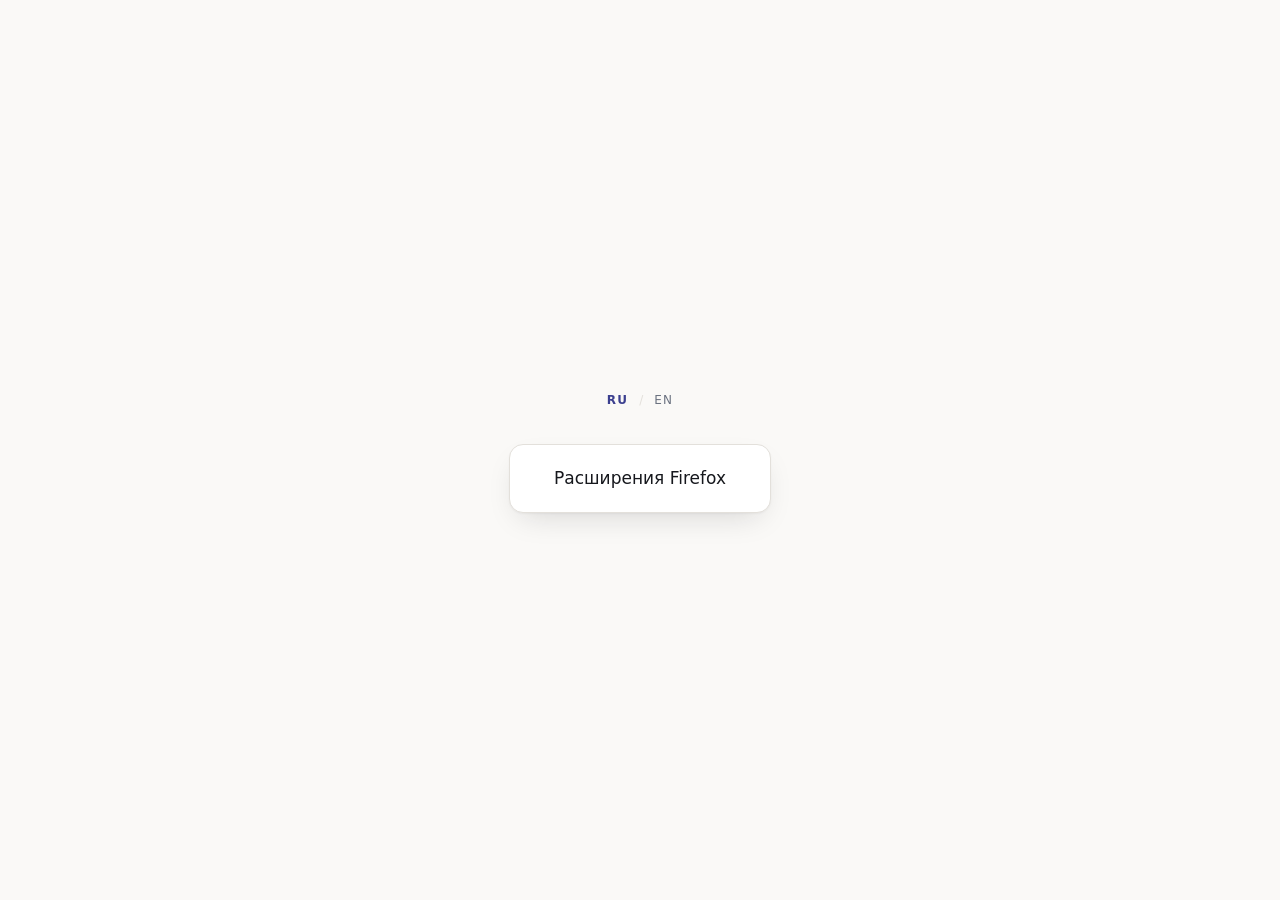
<file: index.html>
<!doctype html>
<html lang="ru">
  <head>
    <meta charset="utf-8" />
    <meta name="viewport" content="width=device-width, initial-scale=1" />
    <title>Bypass proxy (ru)</title>
    <link rel="stylesheet" href="css/landing.css" />
  </head>
  <body>
    <main class="stage">
      <p class="lang">
        <button type="button" class="lang__btn" data-lang="ru" aria-pressed="true">RU</button>
        <span class="lang__sep" aria-hidden="true">/</span>
        <button type="button" class="lang__btn" data-lang="en" aria-pressed="false">EN</button>
      </p>

      <button type="button" class="open" data-open data-i18n="open">Расширения Firefox</button>
    </main>

    <div class="modal" data-modal hidden>
      <div class="modal__backdrop" data-close></div>

      <div class="modal__card" role="dialog" aria-modal="true" aria-labelledby="ext-name">
        <button type="button" class="modal__close" data-close data-i18n-close aria-label="Закрыть">
          <span aria-hidden="true">&times;</span>
        </button>

        <a class="ext" href="about.html">
          <img class="ext__icon" src="img/icon-128.png" alt="" width="72" height="72" />
          <span class="ext__name" id="ext-name">Bypass proxy (ru)</span>
          <span class="ext__text" data-i18n="extText">Российские сайты напрямую, остальное через SOCKS5</span>
          <span class="ext__go" data-i18n="go">Описание</span>
        </a>
      </div>
    </div>

    <script src="js/site.js"></script>
  </body>
</html>
</file>
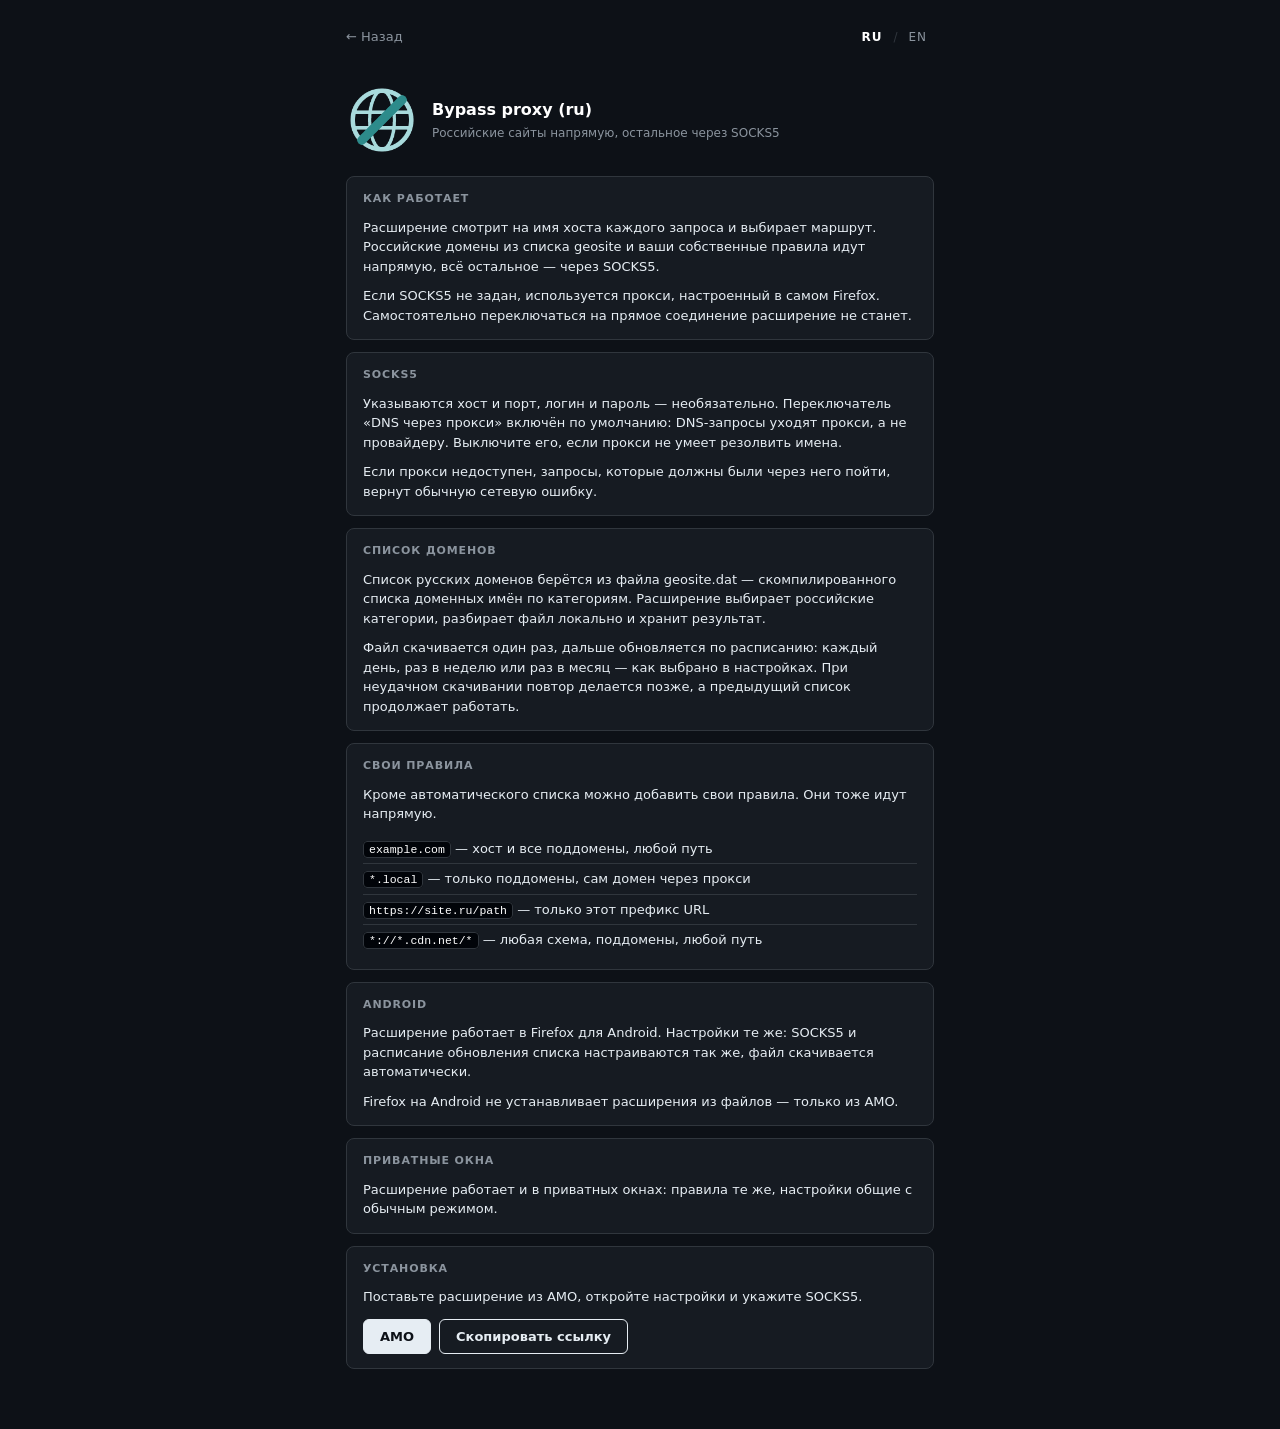
<file: about.html>
<!doctype html>
<html lang="ru">
  <head>
    <meta charset="utf-8" />
    <meta name="viewport" content="width=device-width, initial-scale=1" />
    <meta name="color-scheme" content="dark" />
    <title>Bypass proxy (ru)</title>
    <link rel="stylesheet" href="css/about.css" />
  </head>
  <body>
    <div class="wrap">
      <div class="topbar">
        <a class="back" href="index.html" data-i18n="back">Назад</a>
        <span class="lang">
          <button type="button" class="lang__btn" data-lang="ru" aria-pressed="true">RU</button>
          <span class="lang__sep" aria-hidden="true">/</span>
          <button type="button" class="lang__btn" data-lang="en" aria-pressed="false">EN</button>
        </span>
      </div>

      <header class="head">
        <img class="head__icon" src="img/icon-128.png" alt="" width="72" height="72" />
        <div>
          <h1>Bypass proxy (ru)</h1>
          <p class="head__tag" data-i18n="tag">Российские сайты напрямую, остальное через SOCKS5</p>
        </div>
      </header>

      <section lang="ru">
        <h2>Как работает</h2>
        <p>
          Расширение смотрит на имя хоста каждого запроса и выбирает маршрут.
          Российские домены из списка geosite и ваши собственные правила идут
          напрямую, всё остальное — через SOCKS5.
        </p>
        <p>
          Если SOCKS5 не задан, используется прокси, настроенный в самом Firefox.
          Самостоятельно переключаться на прямое соединение расширение не станет.
        </p>
      </section>

      <section lang="en" hidden>
        <h2>How it works</h2>
        <p>
          The extension looks at the hostname of every request and picks a route.
          Russian domains from the geosite list and your own rules go direct,
          everything else goes through SOCKS5.
        </p>
        <p>
          If SOCKS5 is not set, the proxy configured in Firefox itself is used.
          The extension will not fall back to a direct connection on its own.
        </p>
      </section>

      <section lang="ru">
        <h2>SOCKS5</h2>
        <p>
          Указываются хост и порт, логин и пароль — необязательно. Переключатель
          «DNS через прокси» включён по умолчанию: DNS-запросы уходят прокси, а не
          провайдеру. Выключите его, если прокси не умеет резолвить имена.
        </p>
        <p>
          Если прокси недоступен, запросы, которые должны были через него пойти,
          вернут обычную сетевую ошибку.
        </p>
      </section>

      <section lang="en" hidden>
        <h2>SOCKS5</h2>
        <p>
          You provide a host and a port, with username and password optional. The
          “DNS through proxy” toggle is on by default: DNS queries go to the proxy
          instead of your provider. Turn it off if the proxy cannot resolve names.
        </p>
        <p>
          If the proxy is unreachable, requests that were meant to go through it
          return a regular network error.
        </p>
      </section>

      <section lang="ru">
        <h2>Список доменов</h2>
        <p>
          Список русских доменов берётся из файла geosite.dat — скомпилированного
          списка доменных имён по категориям. Расширение выбирает российские
          категории, разбирает файл локально и хранит результат.
        </p>
        <p>
          Файл скачивается один раз, дальше обновляется по расписанию: каждый
          день, раз в неделю или раз в месяц — как выбрано в настройках. При
          неудачном скачивании повтор делается позже, а предыдущий список
          продолжает работать.
        </p>
      </section>

      <section lang="en" hidden>
        <h2>Domain list</h2>
        <p>
          The list of Russian domains comes from geosite.dat, a compiled list of
          domain names grouped by category. The extension picks the Russian
          categories, parses the file locally and stores the result.
        </p>
        <p>
          The file is downloaded once, then refreshed on a schedule: daily,
          weekly or monthly, as chosen in the settings. If a download fails it is
          retried later, and the previous list keeps working.
        </p>
      </section>

      <section lang="ru">
        <h2>Свои правила</h2>
        <p>Кроме автоматического списка можно добавить свои правила. Они тоже идут напрямую.</p>
        <ul class="rules">
          <li><code>example.com</code> — хост и все поддомены, любой путь</li>
          <li><code>*.local</code> — только поддомены, сам домен через прокси</li>
          <li><code>https://site.ru/path</code> — только этот префикс URL</li>
          <li><code>*://*.cdn.net/*</code> — любая схема, поддомены, любой путь</li>
        </ul>
      </section>

      <section lang="en" hidden>
        <h2>Custom rules</h2>
        <p>Besides the automatic list you can add your own rules. They go direct as well.</p>
        <ul class="rules">
          <li><code>example.com</code> — the host and all subdomains, any path</li>
          <li><code>*.local</code> — subdomains only, the bare domain goes through the proxy</li>
          <li><code>https://site.ru/path</code> — this URL prefix only</li>
          <li><code>*://*.cdn.net/*</code> — any scheme, subdomains, any path</li>
        </ul>
      </section>

      <section lang="ru">
        <h2>Android</h2>
        <p>
          Расширение работает в Firefox для Android. Настройки те же: SOCKS5 и
          расписание обновления списка настраиваются так же, файл скачивается
          автоматически.
        </p>
        <p>Firefox на Android не устанавливает расширения из файлов — только из AMO.</p>
      </section>

      <section lang="en" hidden>
        <h2>Android</h2>
        <p>
          The extension works in Firefox for Android. The settings are the same:
          SOCKS5 and the refresh schedule are configured the same way, and the
          file is downloaded automatically.
        </p>
        <p>Firefox on Android does not install extensions from files — only from AMO.</p>
      </section>

      <section lang="ru">
        <h2>Приватные окна</h2>
        <p>
          Расширение работает и в приватных окнах: правила те же, настройки
          общие с обычным режимом.
        </p>
      </section>

      <section lang="en" hidden>
        <h2>Private windows</h2>
        <p>
          The extension works in private windows too: the same rules apply, and the
          settings are shared with regular browsing.
        </p>
      </section>

      <section lang="ru">
        <h2>Установка</h2>
        <p>Поставьте расширение из AMO, откройте настройки и укажите SOCKS5.</p>
        <div class="install">
          <a class="btn" href="https://addons.mozilla.org/firefox/addon/bypass-proxy-ru/">AMO</a>
          <button type="button" class="btn btn--ghost" data-copy="https://addons.mozilla.org/firefox/addon/bypass-proxy-ru/">
            <span data-copy-label data-i18n="copy">Скопировать ссылку</span>
          </button>
        </div>
      </section>

      <section lang="en" hidden>
        <h2>Install</h2>
        <p>Install it from AMO, open the options page and set SOCKS5.</p>
        <div class="install">
          <a class="btn" href="https://addons.mozilla.org/firefox/addon/bypass-proxy-ru/">AMO</a>
          <button type="button" class="btn btn--ghost" data-copy="https://addons.mozilla.org/firefox/addon/bypass-proxy-ru/">
            <span data-copy-label data-i18n="copy">Copy link</span>
          </button>
        </div>
      </section>
    </div>

    <script src="js/site.js"></script>
  </body>
</html>
</file>
<file: css/landing.css>
:root {
  --paper: #faf9f7;
  --card: #ffffff;
  --ink: #16181d;
  --muted: #6b7280;
  --line: #e3e0db;
  --accent: #3b3f8f;
}

* {
  box-sizing: border-box;
}

html {
  -webkit-text-size-adjust: 100%;
}

body {
  margin: 0;
  min-height: 100vh;
  background: var(--paper);
  color: var(--ink);
  font: 15px/1.6 -apple-system, "Segoe UI", system-ui, sans-serif;
}

body.is-locked {
  overflow: hidden;
}

.stage {
  min-height: 100vh;
  display: flex;
  flex-direction: column;
  align-items: center;
  justify-content: center;
  gap: 30px;
  padding: 48px 24px;
}

.lang {
  display: flex;
  align-items: center;
  gap: 4px;
  margin: 0;
}

.lang__btn {
  appearance: none;
  background: none;
  border: 0;
  border-radius: 6px;
  padding: 4px 7px;
  font: inherit;
  font-size: 12px;
  letter-spacing: 0.1em;
  color: var(--muted);
  cursor: pointer;
}

.lang__btn[aria-pressed="true"] {
  color: var(--accent);
  font-weight: 600;
}

.lang__sep {
  color: var(--line);
  font-size: 12px;
}

.open {
  appearance: none;
  background: var(--card);
  color: var(--ink);
  border: 1px solid var(--line);
  border-radius: 14px;
  padding: 20px 44px;
  font: inherit;
  font-size: 17px;
  cursor: pointer;
  box-shadow:
    0 1px 2px rgba(22, 24, 29, 0.04),
    0 12px 32px -12px rgba(22, 24, 29, 0.18);
  transition:
    transform 0.18s ease,
    border-color 0.18s ease,
    box-shadow 0.18s ease;
}

.open:hover {
  transform: translateY(-2px);
  border-color: #d3cfc8;
  box-shadow:
    0 1px 2px rgba(22, 24, 29, 0.05),
    0 20px 40px -16px rgba(22, 24, 29, 0.24);
}

.open:active {
  transform: translateY(0);
}

.open:focus-visible,
.lang__btn:focus-visible,
.modal__close:focus-visible,
.ext:focus-visible {
  outline: 2px solid var(--accent);
  outline-offset: 3px;
}

.modal {
  position: fixed;
  inset: 0;
  z-index: 10;
  display: flex;
  align-items: center;
  justify-content: center;
  padding: 24px;
}

.modal[hidden] {
  display: none;
}

.modal__backdrop {
  position: absolute;
  inset: 0;
  background: rgba(22, 24, 29, 0.34);
  backdrop-filter: blur(3px);
  animation: fade 0.2s ease;
}

.modal__card {
  position: relative;
  width: 100%;
  max-width: 400px;
  background: var(--card);
  border: 1px solid var(--line);
  border-radius: 16px;
  padding: 32px 28px 28px;
  box-shadow: 0 24px 60px -24px rgba(22, 24, 29, 0.35);
  animation: rise 0.22s ease;
}

.modal__close {
  position: absolute;
  top: 10px;
  right: 10px;
  width: 32px;
  height: 32px;
  border: 0;
  border-radius: 8px;
  background: none;
  color: var(--muted);
  font-size: 22px;
  line-height: 1;
  cursor: pointer;
}

.modal__close:hover {
  color: var(--ink);
}

.ext {
  display: grid;
  justify-items: center;
  gap: 8px;
  text-align: center;
  text-decoration: none;
  color: inherit;
  border-radius: 12px;
}

.ext__icon {
  border-radius: 14px;
  margin-bottom: 6px;
}

.ext__name {
  font-size: 19px;
  font-weight: 600;
}

.ext__text {
  color: var(--muted);
  font-size: 14px;
}

.ext__go {
  margin-top: 6px;
  color: var(--accent);
  font-size: 14px;
  font-weight: 500;
}

.ext__go::after {
  content: " \2192";
}

@keyframes fade {
  from {
    opacity: 0;
  }
}

@keyframes rise {
  from {
    opacity: 0;
    transform: translateY(10px);
  }
}

@media (prefers-reduced-motion: reduce) {
  .open {
    transition: none;
  }

  .modal__backdrop,
  .modal__card {
    animation: none;
  }
}
</file>
<file: css/about.css>
:root {
  color-scheme: dark;
  --bg: #0d1117;
  --panel: #161b22;
  --line: #30363d;
  --field: #010409;
  --text: #e6edf3;
  --muted: #8b949e;
  --accent: #e6edf3;
  --accent-strong: #ffffff;
}

* {
  box-sizing: border-box;
}

[hidden] {
  display: none;
}

body {
  margin: 0;
  background: var(--bg);
  color: var(--text);
  font: 13px/1.5 system-ui, "Segoe UI", sans-serif;
}

.wrap {
  max-width: 620px;
  margin: 0 auto;
  padding: 24px 16px 48px;
}

.topbar {
  display: flex;
  align-items: center;
  justify-content: space-between;
  gap: 12px;
  padding-bottom: 16px;
}

.back {
  color: var(--muted);
  text-decoration: none;
}

.back::before {
  content: "\2190\00a0";
}

.back:hover {
  color: var(--text);
}

.lang {
  display: flex;
  align-items: center;
  gap: 4px;
}

.lang__btn {
  appearance: none;
  background: none;
  border: 0;
  border-radius: 6px;
  padding: 4px 7px;
  font: inherit;
  font-size: 12px;
  letter-spacing: 0.08em;
  color: var(--muted);
  cursor: pointer;
}

.lang__btn[aria-pressed="true"] {
  color: var(--accent-strong);
  font-weight: 600;
}

.lang__sep {
  color: var(--line);
  font-size: 12px;
}

.head {
  display: flex;
  align-items: center;
  gap: 14px;
  padding: 18px 0 20px;
}

.head__icon {
  flex: none;
  border-radius: 12px;
}

h1 {
  margin: 0;
  font-size: 16px;
  font-weight: 600;
  color: var(--accent-strong);
}

.head__tag {
  margin: 2px 0 0;
  color: var(--muted);
  font-size: 12px;
}

section {
  background: var(--panel);
  border: 1px solid var(--line);
  border-radius: 8px;
  padding: 14px 16px;
  margin-bottom: 12px;
}

h2 {
  margin: 0 0 10px;
  font-size: 11px;
  font-weight: 600;
  letter-spacing: 0.08em;
  text-transform: uppercase;
  color: var(--muted);
}

p {
  margin: 0 0 10px;
}

p:last-child {
  margin-bottom: 0;
}

.rules {
  list-style: none;
  margin: 0;
  padding: 0;
}

.rules li {
  padding: 5px 0;
  border-top: 1px solid var(--line);
}

.rules li:first-child {
  border-top: 0;
}

code {
  font-family: ui-monospace, "SF Mono", "Cascadia Mono", Consolas, monospace;
  font-size: 11.5px;
  color: var(--accent-strong);
  background: var(--field);
  border: 1px solid var(--line);
  border-radius: 4px;
  padding: 1px 5px;
}

.install {
  display: flex;
  flex-wrap: wrap;
  gap: 8px;
  margin-top: 12px;
}

.btn {
  appearance: none;
  display: inline-flex;
  align-items: center;
  justify-content: center;
  background: var(--accent);
  color: var(--bg);
  border: 1px solid var(--accent);
  border-radius: 6px;
  padding: 7px 16px;
  font: inherit;
  font-weight: 600;
  text-decoration: none;
  cursor: pointer;
}

.btn--ghost {
  background: none;
  color: var(--text);
}

.btn:hover {
  border-color: var(--accent-strong);
}

.btn:focus-visible,
.back:focus-visible,
.lang__btn:focus-visible {
  outline: 2px solid var(--accent-strong);
  outline-offset: 2px;
}
</file>
